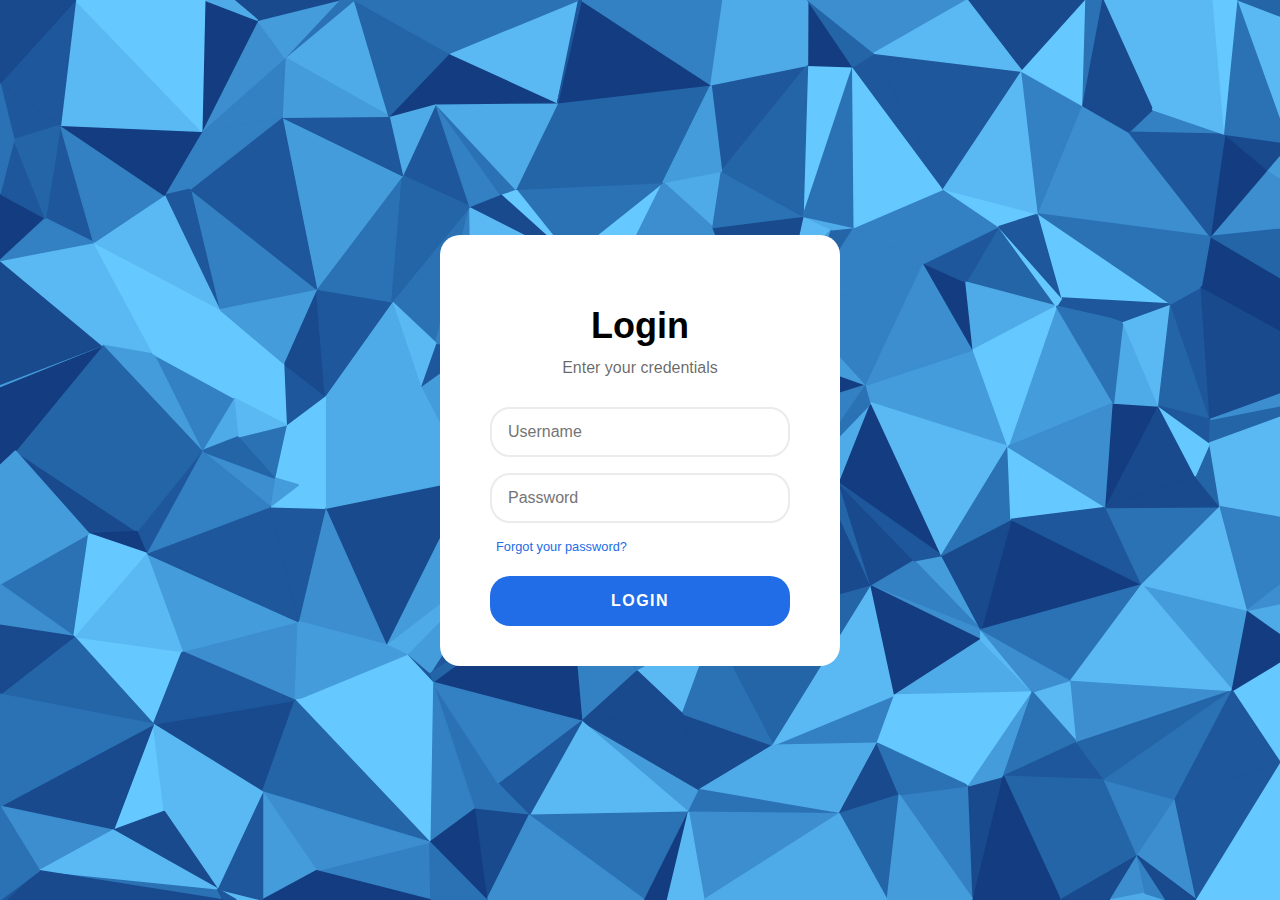
<file: login/index.html>
<!DOCTYPE html>
<html lang="en">

<head>
  <meta charset="UTF-8">
  <meta name="viewport" content="width=device-width, initial-scale=1.0">
  <link rel="stylesheet" href="style.css">
  <title>2-Login</title>
</head>

<body>
  <div class="login-card">
    <h2>Login</h2>
    <h3>Enter your credentials</h3>

    <form class="login-form">
      <input type="text" name="username" placeholder="Username" required>
      <input type="password" name="password" placeholder="Password" required>

      <a href="#">Forgot your password?</a>

      <button type="submit">LOGIN</button>
    </form>
  </div>


</body>

</html>
</file>
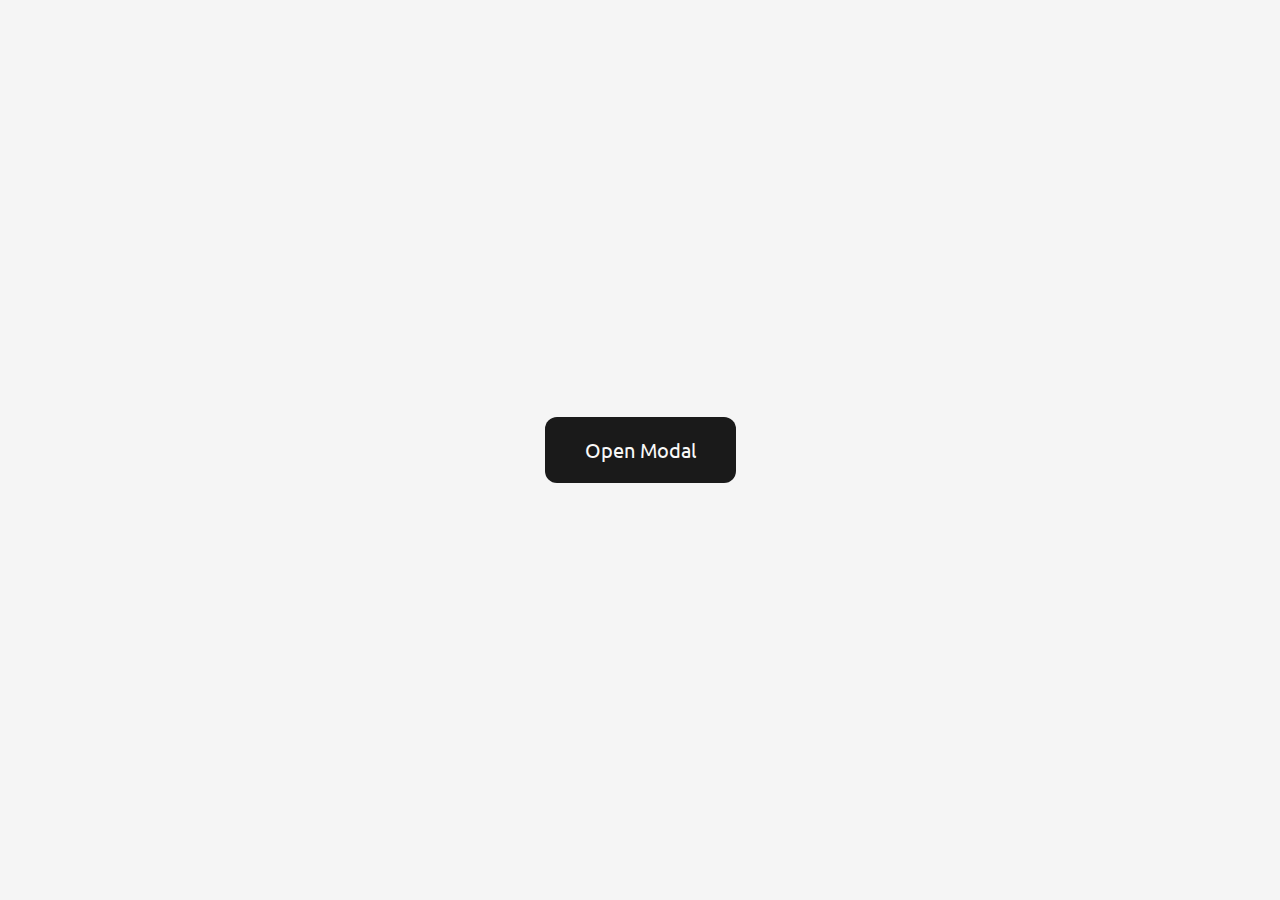
<file: model/index.html>
<!DOCTYPE html>
<html lang="en">

<head>
  <meta charset="UTF-8">
  <meta name="viewport" content="width=device-width, initial-scale=1.0">
  <link rel="stylesheet" href="style.css">
  <title>5-Model #1</title>
</head>

<body>
  <button onclick="toggleModal()" class="open-modal">Open Modal</button>

  <div class="modal-overlay" onclick="toggleModal()"></div>

  <div class="modal">
    <h2>Modal Title</h2>
    <p>
      Lorem ipsum dolor sit amet consectetur adipisicing elit. Quisquam, voluptates.
    </p>
  </div>
</body>

<script>
  const toggleModal = () => {
    const open_flag = document.body.classList.contains('open');
    if (open_flag) {
      document.body.classList.remove('open');
      document.body.classList.add('closed'); 
    } else {
      document.body.classList.add('open');
      document.body.classList.remove('closed');
    }
  }
</script>

</html>
</file>
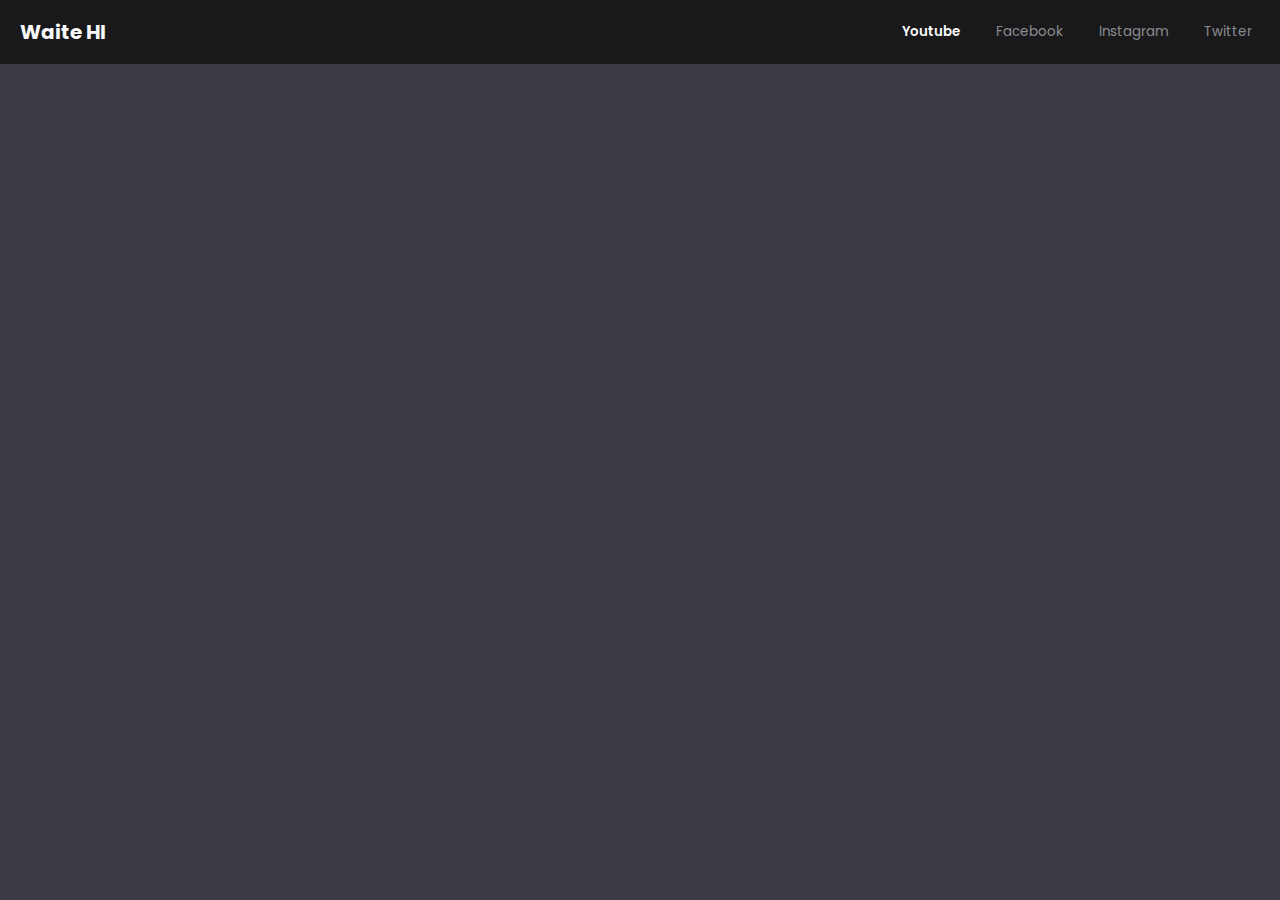
<file: navbar/index.html>
<!DOCTYPE html>
<html lang="en">

<head>
  <meta charset="UTF-8">
  <meta name="viewport" content="width=device-width, initial-scale=1.0">
  <link href="https://fonts.googleapis.com/css2?family=Material+Symbols+Outlined" rel="stylesheet" />
  <link rel="stylesheet" href="style.css">
  <title>4-Navbar #1</title>
</head>

<body>
  <nav class="navbar">
    <div class="navbar-overlay" onclick="toggleMenuOpen()"></div>

    <button type="button" class="navbar-burger" onclick="toggleMenuOpen()">
      <span class="material-symbols-outlined">
        menu
      </span>
    </button>

    <h1 class="navbar-title">Waite HI</h1>

    <nav class="navbar-menu">
      <button type="button" class="active">Youtube</button>
      <button type="button">Facebook</button>
      <button type="button">Instagram</button>
      <button type="button">Twitter</button>
    </nav>
  </nav>

</body>

<script>
  const toggleMenuOpen = () => {
    const open_flag = document.body.classList.contains('open');
    const icon = document.querySelector('.navbar-burger .material-symbols-outlined');
    icon.textContent = open_flag ? 'menu' : 'filter_list';
    document.body.classList.toggle('open');
  }
</script>

</html>
</file>
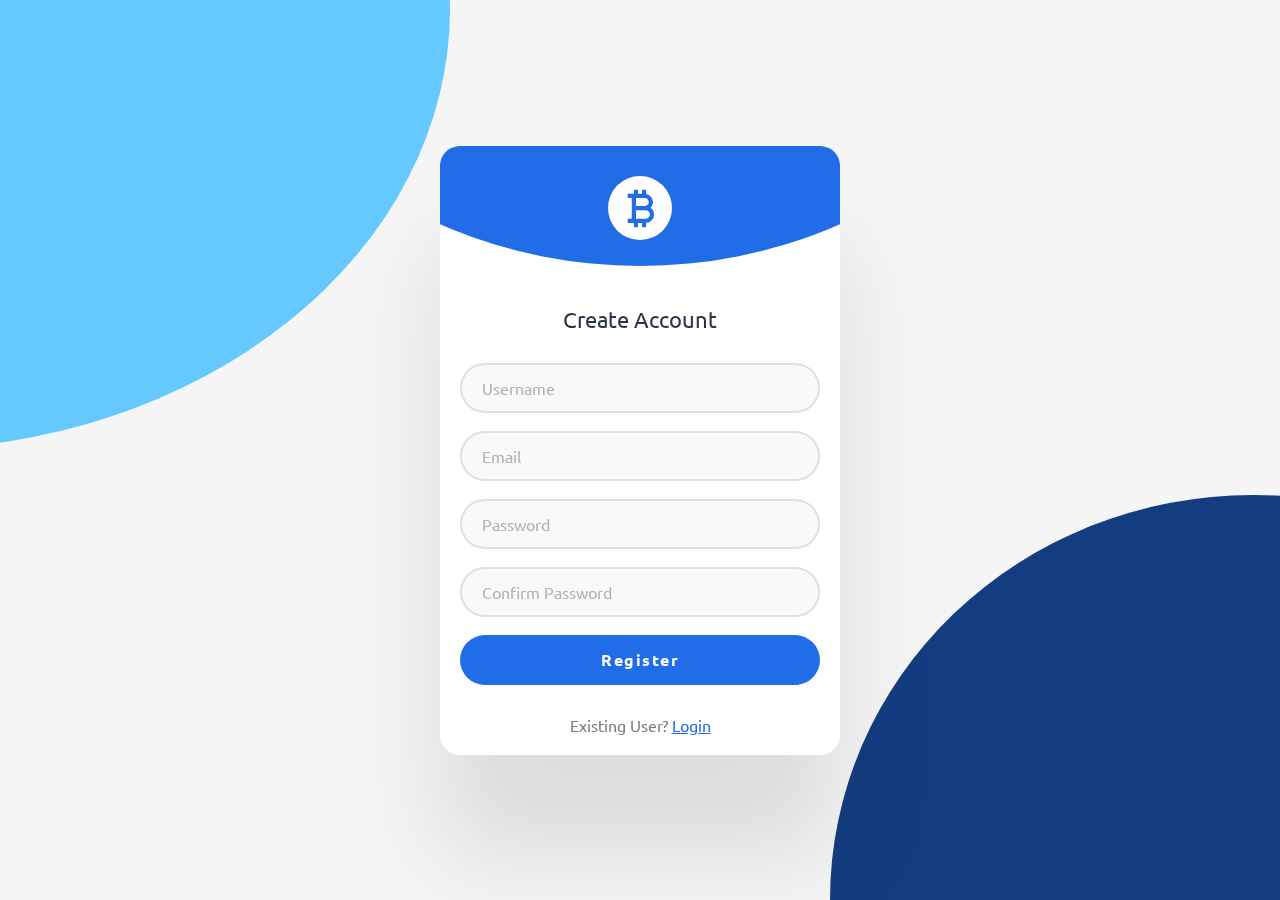
<file: register/index.html>
<!DOCTYPE html>
<html lang="en">

<head>
  <meta charset="UTF-8">
  <meta name="viewport" content="width=device-width, initial-scale=1.0">
  <link href='https://unpkg.com/boxicons@2.1.4/css/boxicons.min.css' rel='stylesheet'>
  <link rel="stylesheet" href="style.css">
  <title>1-Register</title>
</head>

<body>
  <div class="circle"></div>
  <div class="card">
    <div class="logo">
      <i class='bx bx-bitcoin'></i>
    </div>

    <h2>Create Account</h2>
    <from class="form">
      <input type="text" placeholder="Username">
      <input type="email" placeholder="Email">
      <input type="password" placeholder="Password">  
      <input type="password" placeholder="Confirm Password">

      <button>Register</button>
    </from>

    <footer>
      Existing User? <a href="#">Login</a>
    </footer>
  </div>

</body>

</html>
</file>
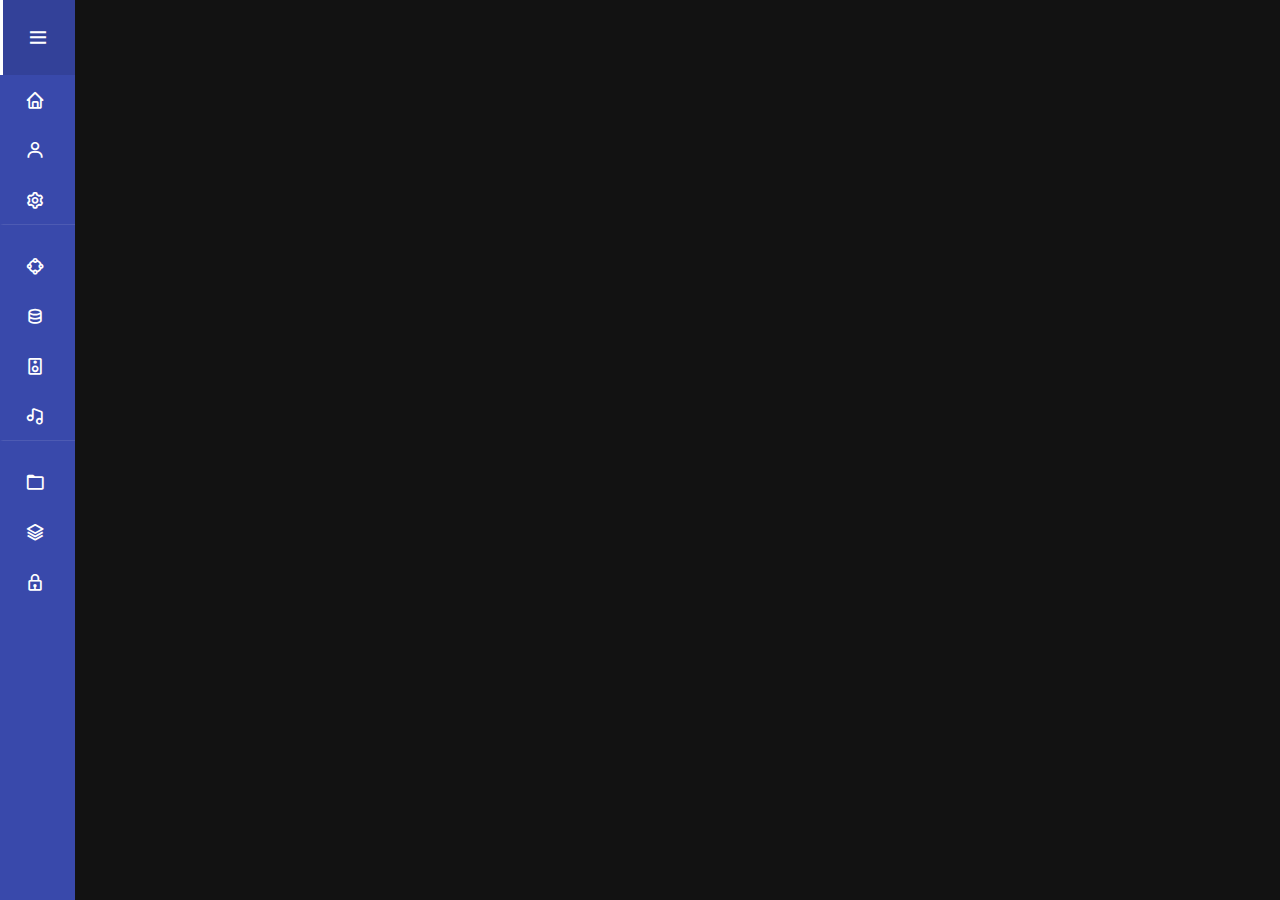
<file: sidebar/index.html>
<!DOCTYPE html>
<html lang="en">

<head>
  <meta charset="UTF-8">
  <meta name="viewport" content="width=device-width, initial-scale=1.0">
  <link href='https://unpkg.com/boxicons@2.1.4/css/boxicons.min.css' rel='stylesheet'>
  <link rel="stylesheet" href="style.css">
  <title>3-Sidebar</title>
</head>

<body>

  <nav class="sidebar">
    <div class="sidebar-inner">
      <header class="sidebar-header">
        <button type="button" class="sidebar-burger" onclick="toggleSidebar()">
          <i class='bx bx-menu'></i>
        </button>
        <img src="logo.png" alt="" class="sidebar-logo">
      </header>

      <nav class="sidebar-menu">
        <button type="button">
          <i class='bx bx-home'></i>
          <span>Home</span>
        </button>
        <button type="button">
          <i class='bx bx-user'></i>
          <span>Accounts</span>
        </button>
        <button type="button" class="has-border">
          <i class='bx bx-cog'></i>
          <span>Settings</span>
        </button>
        <button type="button">
          <i class='bx bx-shape-circle'></i>
          <span>Blockchain</span>
        </button>
        <button type="button">
          <i class='bx bx-data'></i>
          <span>Databases</span>
        </button>
        <button type="button">
          <i class='bx bx-speaker'></i>
          <span>AudioVibe</span>
        </button>
        <button type="button" class="has-border">
          <i class='bx bx-music'></i>
          <span>Soundblast</span>
        </button>
        <button type="button">
          <i class='bx bx-folder'></i>
          <span>Folders</span>
        </button>
        <button type="button">
          <i class='bx bx-layer'></i>
          <span>Levels</span>
        </button>
        <button type="button">
          <i class='bx bx-lock'></i>
          <span>Security</span>
        </button>
      </nav>
    </div>
  </nav>
</body>

<script>
  const toggleSidebar = () => {
    document.body.classList.toggle('open');
  }
</script>

</html>
</file>
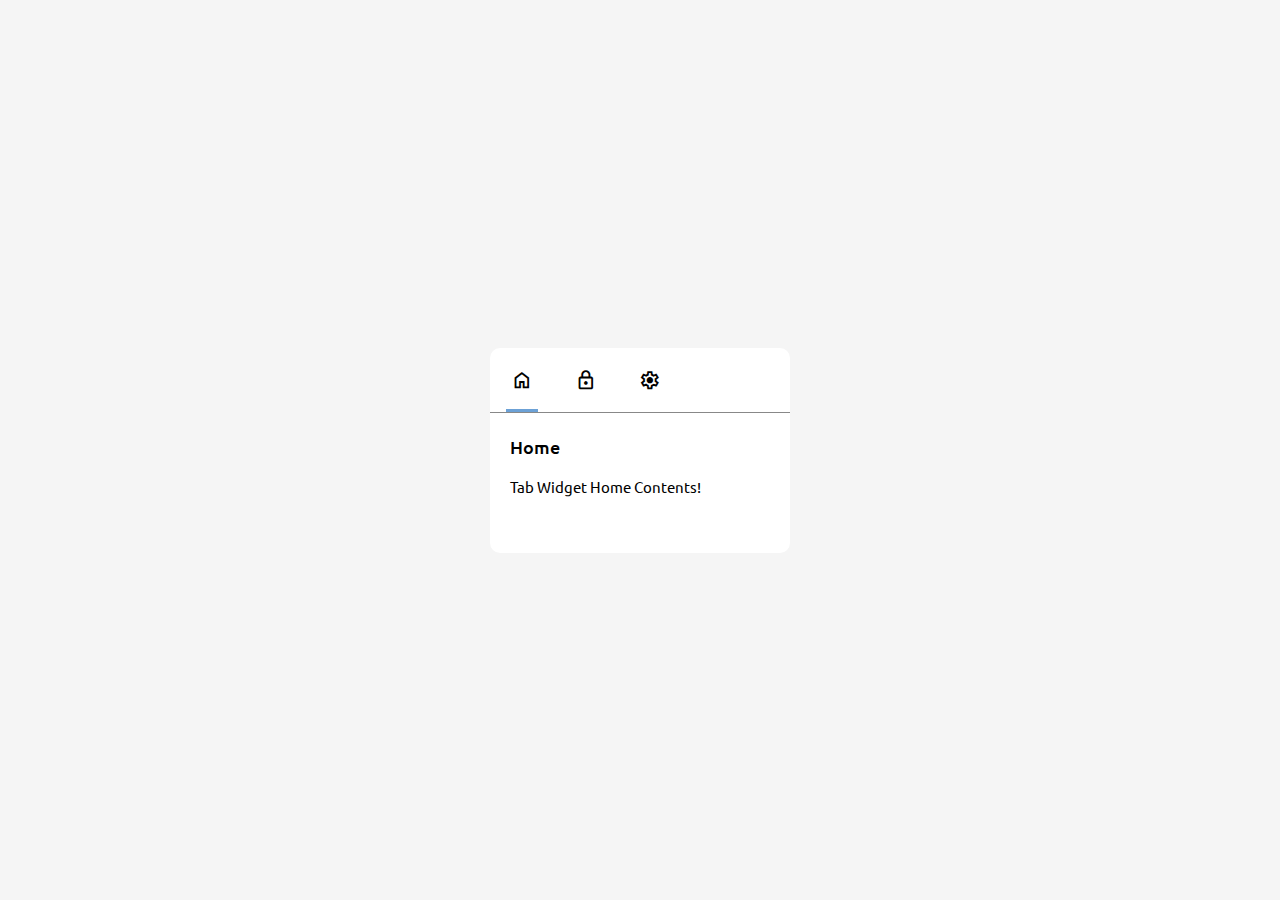
<file: widget/index.html>
<!DOCTYPE html>
<html lang="en">

<head>
  <meta charset="UTF-8">
  <meta name="viewport" content="width=device-width, initial-scale=1.0">
  <link href="https://fonts.googleapis.com/css2?family=Material+Symbols+Outlined" rel="stylesheet" />
  <link rel="stylesheet" href="style.css">
  <title>6-Widget</title>
</head>

<body>
  <div class="widget">
    <div class="tabs">
      <input type="radio" name="tab" id="tab-1">
      <input type="radio" name="tab" id="tab-2">
      <input type="radio" name="tab" id="tab-3">

      <div class="buttons">
        <label for="tab-1" class="material-symbols-outlined">home</label>
        <label for="tab-2" class="material-symbols-outlined">lock</label>
        <label for="tab-3" class="material-symbols-outlined">settings</label>
        <div class="underline"></div>
      </div>
    </div>
    <div class="content">
      <div class="content-inner">
        <div>
          <h2>Home</h2>
          <p>
            Tab Widget Home Contents!
          </p>
        </div>
        <div>
          <h2>Accounts</h2>
          <p>
            Tab Widget Accounts Contents!
          </p>
        </div>
        <div>
          <h2>Setting</h2>
          <p>
            Tab Widget Setting Contents!
          </p>
        </div>
      </div>
    </div>
  </div>
</body>

</html>
</file>
<file: login/style.css>
@import url('https://fonts.googleapis.com/css2?family=Poppins:wght@300;400;500;600&display=swap');

* {
  box-sizing: border-box;
}

html,
body {
  height: 100%;
  font-family: 'Ubuntu', sans-serif;
}

body {
  display: grid;
  place-items: center;
  margin: 0;
  padding: 0 24px;
  background-image: url('background.svg');
  background-repeat: no-repeat;
  background-size: cover;
  animation: rotate 6s infinite alternate linear;
}

.login-card {
  position: relative;
  z-index: 3;
  width: 100%;
  margin: 0 20px;
  padding: 70px 30px 40px;
  border-radius: 1.25rem;
  background: #fff;
  text-align: center
}

.login-card h2 {
  font-size: 36px;
  font-weight: 600;
  margin: 0 0 12px;
}

.login-card h3 {
  color: rgba(0, 0, 0, 0.6);
  margin: 0 0 30px;
  font-weight: 500;
  font-size: 1rem;
}

.login-card .login-form {
  margin: 0;
  display: flex;
  flex-direction: column;
  gap: 16px;
}

.login-card .login-form input,
.login-card .login-form button {
  width: 100%;
  height: 50px;
  border-radius: 1.25rem;
  padding: 0 16px;
}

.login-card .login-form input {
  border: 2px solid #ebebeb;
  font-family: inherit;
  font-size: 16px;
  transition: all 0.35s;
}

.login-card .login-form input:hover {
  border-color: #143D81;
}

.login-card .login-form button {
  border: none;
  cursor: pointer;
  background: #216ce7;
  color: #fff;
  font-family: inherit;
  font-size: 1rem;
  font-weight: 600;
  letter-spacing: 1.5px;
  text-align: center;
  transition: all 0.35s;
}

.login-card .login-form button:hover {
  background: #143D81;
}

.login-card .login-form a {
  color: #216ce7;
  text-align: left;
  text-decoration: none;
  font-size: 0.8rem;
  font-weight: 500;
  margin-bottom: 6px;
  margin-left: 6px;
  transition: all 0.35s;
}


@keyframes rotate {
  100% {
    background-position: 15% 50%;
  }
}

@media screen and (min-width: 768px) {
  .login-card {
    width: 400px;
    margin: 0;
    padding: 70px 50px 40px;
  }
  
}
</file>
<file: model/style.css>
@import url('https://fonts.googleapis.com/css2?family=Ubuntu:wght@300;400;500;700&display=swap');

html,
body {
  height: 100%;
}

body {
  margin: 0;
  display: grid;
  place-items: center;
  font-family: 'Ubuntu';
  background: #f5f5f5;
}

button {
  font-family: inherit;
  cursor: pointer;
  background: #1a1a1a;
  color: #f9f9f9;
  border: none;
  border-radius: 0.75rem;
  padding: 20px 40px;
  font-size: 1.25rem;
}

.modal-overlay {
  position: fixed;
  top: 0;
  left: 0;
  width: 100%;
  height: 100%;
  background: rgba(0, 0, 0, 0.5);
  display: grid;
  place-items: center;
  opacity: 0;
  visibility: hidden;
  transform: scale(1, 1);
  transition: all 0.5s;
}

body.open .modal-overlay {
  opacity: 1;
  visibility: visible;
  animation: fade-in 1s forwards;
}

body.closed .modal-overlay {
  animation: fade-out 1s forwards;
}

.modal {
  position: fixed;
  top: 50%;
  left: 50%;
  background: #fff;
  padding: 48px 40px;
  border-radius: 1.25rem;
  width: 300px;
  transform: translate(-50%, -50%);
  opacity: 0;
  visibility: hidden;
  transition: all 0.5s;
}

body.open .modal {
  opacity: 1;
  visibility: visible;
  animation: modal-in 1.5s forwards;
}

body.closed .modal {
  opacity: 0;
  visibility: hidden;
  transform: translate(-50%, -50%);
  animation: modal-out 1.5s forwards;
}

.modal h2 {
  font-size: 1.5rem;
  margin: 0 0 8px;
  font-weight: 500;
}

.modal p {
  font-size: 1rem;
  margin: 0 0 16px;
  color: #666;
}

@keyframes fade-in {
  0% {
    scale: 0 0.005;
  }

  33% {
    scale: 1 0.005;
  }

  66%,
  100% {
    scale: 1 1;
  }
}

@keyframes fade-out {

  0%,
  33% {
    scale: 1 1;
    opacity: 1;
    visibility: visible;
  }

  66% {
    scale: 1 0.005;
    opacity: 0.5;
    visibility: visible;
  }

  100% {
    scale: 0 0.005;
    opacity: 0;
    visibility: hidden;
  }
}

@keyframes modal-in {
  0% {
    opacity: 0;
    visibility: hidden;
    transform: translate(-50%, -30%);
  }

  100% {
    opacity: 1;
    visibility: visible;
    transform: translate(-50%, -50%);
  }
}

@keyframes modal-out {
  0% {
    opacity: 1;
    visibility: visible;
    transform: translate(-50%, -50%);
  }

  100% {
    opacity: 0;
    visibility: hidden;
    transform: translate(-50%, -30%);
  }
}
</file>
<file: navbar/style.css>
@import url('https://fonts.googleapis.com/css2?family=Poppins:wght@300;400;500;600&display=swap');

* {
  box-sizing: border-box;
}

body {
  background: #3b3b43;
}

button {
  border: none;
  padding: 0;
  font-family: inherit;
  background: transparent;
  color: inherit;
  cursor: pointer;
}

.navbar {
  width: 100%;
  height: 64px;
  position: fixed;
  z-index: 1;
  top: 0;
  left: 0;
  display: flex;
  align-items: center;
  justify-content: center;
  background: #19191c;
  color: #f9f9f9;
  font-family: 'Poppins';
}

.navbar-overlay {
  width: 100%;
  height: 100%;
  position: fixed;
  z-index: 2;
  top: 0;
  left: 0;

  background: rgba(0, 0, 0, 0.5);
  visibility: hidden;
  opacity: 0;
  transition: 0.5s;
}

/* body.open .navbar .navbar-overlay {
  visibility: visible;
  opacity: 1;
} */


.navbar .navbar-burger {
  position: absolute;
  top: 0;
  left: 0;
  display: grid;
  place-items: center;
  width: 64px;
  height: 100%;
  padding: 0;
}

.navbar .navbar-title {
  margin: 0;
  font-size: 20px;
}

.navbar .navbar-menu{
  position: fixed;
  z-index: 3;
  top: 64px;
  left: 0;
  translate: -100% 0;
  width: 270px;
  height: 100%;
  padding: 20px;
  display: flex;
  gap: 8px;
  flex-direction: column;
  align-items: flex-start;
  background: #000;
  visibility: hidden;
  transition: all 0.3s;
}

body.open .navbar .navbar-menu {
  translate: 0 0;
  visibility: visible;
}

.navbar .navbar-menu button {
  color: rgba(255,255,255,0.5);
  background: transparent;
  padding: 0 8px;
  transition: all 0.3s;
}

.navbar .navbar-menu button.active {
  font-weight: 600;
  color: inherit;
}

.navbar .navbar-menu button:hover {
  color: #f9f9f9;
}


@media screen and (min-width: 768px){
  .navbar {
    justify-content: space-between;
    padding: 0 20px;
  }

  .navbar-overlay {
    display: none;
  }

  .navbar .navbar-burger {
    display: none;
  }

  .navbar .navbar-menu {
    position: relative;
    top: 0;
    left: 0;
    translate: 0 0;
    visibility: visible;
    width: auto;
    height: 100%;
    padding: 0;
    display: flex;
    gap: 20px;
    flex-direction: row;
    align-items: center;
    background: transparent;
  }
}
</file>
<file: register/style.css>
@import url('https://fonts.googleapis.com/css2?family=Ubuntu:wght@300;400;500;700&display=swap');

* {
  box-sizing: border-box;
}

html {
  height: 100%;
}

body {
  height: 100%;
  display: grid;
  place-items: center;
  margin: 0;
  padding: 0 32px;
  background: #f5f5f5;
  font-family: 'Ubuntu';
  animation: rotate 6s infinite alternate linear;
}

.circle {
  position: fixed;
  top: -50vmin;
  left: -50vmin;
  width: 100vmin;
  height: 100vmin;
  border-radius: 47% 53% 61% 39% / 45% 51% 49% 55%;
  background: #65c8ff;
}

.circle::after {
  content: "";
  position: inherit;
  right: -50vmin;
  bottom: -55vmin;
  width: inherit;
  height: inherit;
  border-radius: inherit;
  background: #143d81;
}

.card {
  overflow: hidden;
  position: relative;
  z-index: 3;
  width: 100%;
  margin: 0 20px;
  padding: 160px 20px 20px;
  border-radius: 1.25rem;
  background: #fff;
  text-align: center;
  box-shadow: 0 100px 100px rgba(0, 0, 0, 0.1);
}

.card::before {
  content: "";
  position: absolute;
  background: #216ce7;
  top: -880px;
  left: 50%;
  width: 1000px;
  height: 1000px;
  border-radius: 50%;
  transform: translate(-50%, 0);
}

.card .logo {
  position: absolute;
  display: flex;
  align-items: center;
  justify-content: center;
  border-radius: 50%;
  background-color: #fff;
  height: 64px;
  width: 64px;
  top: 30px;
  left: 50%;
  transform: translate(-50%, 0);
}

.card .logo i {
  font-size: 50px;
  color: #216ce7;
  font-weight: 500;
}

.card h2 {
  font-size: 22px;
  font-weight: 400;
  margin: 0 0 30px;
  color: #2a3444;
}

.card .form {
  margin: 0 0 30px;
  display: grid;
  gap: 18px;
}

.card .form input,
.card .form button {
  width: 100%;
  height: 50px;
  border-radius: 25px;
}

.card .form input {
  padding: 0 20px;
  border: 2px solid #e0e0e0;
  background: #f9f9f9;
  font-family: inherit;
  font-size: 16px;
  color: #11274c;
  transition: all 0.375s;
}

.card .form input:hover {
  border-color: #888;
}

/* 占位符颜色 */
.card .form input::placeholder {
  color: #b0b0b0;
}

.card .form button {
  border: none;
  background: #216ce7;
  color: #f9f9f9;
  font-size: 16px;
  font-weight: 500;
  cursor: pointer;
  transition: all 0.375s;
  text-align: center;
  font-family: inherit;
  font-size: 1rem;
  letter-spacing: 1.5px;
  font-weight: 600;
}

.card .form button:hover {
  color: #fff;
  background: #143d81;
}

.card footer {
  color: #7c7c7c;
}

.card footer a {
  color: #216ce7;
  transition: 0 0.375s;
}

.card footer a:hover {
  color: #143d81;
}

@media (width >= 768px) {
  body {
    padding: 0 64px;
  }

  .card {
    margin: 0;
    width: 400px;
  }
}
</file>
<file: sidebar/style.css>
@import url('https://fonts.googleapis.com/css2?family=Ubuntu:wght@300;400;500;700&display=swap');


* {
  box-sizing: border-box;
}

body {
  margin: 0;
  background: #121212;
}

.sidebar button {
  background: transparent;
  border: none;
  padding: 0;
  cursor: pointer;
}

.sidebar {
  position: absolute;
  overflow: hidden;
  top: 0;
  left: 0;
  width: 75px;
  height: 100%;
  background: #3949ab;
  transition: width 0.5s;
}

body.open .sidebar {
  width: 250px;
}

.sidebar-inner {
  position: absolute;
  top: 0;
  left: 0;
  width: 300px;
}


.sidebar-header {
  display: flex;
  align-items: center;
  height: 75px;
  padding: 0 1.25rem 0 0;
  background: rgba(0, 0, 0, 0.1);
  border-left: 3px solid transparent;
  transition: all 0.5s;
}

.sidebar-header:hover {
  border-left: 3px solid #fff;
}

.sidebar-burger {
  width: 70px;
  height: 70px;
  display: grid;
  place-items: center;
}

.sidebar-burger i {
  font-size: 1.5rem;
  color: #fff;
  transition: all 0.5s;
}

body.open .sidebar-burger i {
  transform: rotate(90deg);
}

.sidebar-burger:hover i {
  transform: rotate(45deg);
}

.sidebar-logo {
  height: 30px;
  opacity: 0;
  transition: all 0.5s;
}

body.open .sidebar-logo {
  opacity: 1;
  transition: all 0.5s;
}

.sidebar-menu {
  display: grid;
}

.sidebar-menu button {
  display: flex;
  gap: 1.25rem;
  align-items: center;
  height: 50px;
  font-size: 1rem;
  font-weight: 400;
  letter-spacing: 2px;
  padding: 0 22px;
  border-left: 3px solid transparent;
  transition: all 0.5s;
}

.sidebar-menu button:hover {
  border-left: 3px solid #fff;
}

.sidebar-menu button.has-border {
  border-bottom: 1px solid rgba(255, 255, 255, 0.1);
  margin-bottom: 1rem;
}

.sidebar-menu button i {
  font-size: 1.25rem;
  color: #fff;
  transition: all 0.5s;
}

.sidebar-menu button span {
  color: #fff;
  opacity: 0;
  transition: all 0.5s;
}

body.open .sidebar-menu button span {
  opacity: 1;
  transition: all 0.5s;
}

.sidebar-menu button:hover span {
  color: #bdbdbd;
}
</file>
<file: widget/style.css>
@import url('https://fonts.googleapis.com/css2?family=Ubuntu:wght@300;400;500&display=swap');

/* CSS Variables */

:root {
  --color-primary: #6ca1d6;
  --tab-width: 300px;
  --button-width: 64px;
}

* {
  box-sizing: border-box;
}

html,
body,
.wrapper {
  height: 100%;
}

body {
  display: grid;
  place-items: center;
  margin: 0;
  font-family: 'Ubuntu';
  line-height: 1.5;
  background: #f5f5f5;
}

.widget {
  background: #fff;
  width: var(--tab-width);
  border-radius: 10px;
}

input[type="radio"] {
  display: none;
}

h2 {
  margin: 0 0 16px;
  font-size: 18px;
  font-weight: 500;
}

.content {
  position: relative;
  overflow: hidden;
  height: 140px;
}

.content-inner {
  position: absolute;
  top: 0;
  left: 0;
  display: flex;
  align-items: center;
  width: calc(var(--tab-width) * 3);
  transition: 0.3s;
}

.content-inner div {
  width: inherit;
  padding: 20px;
}

.content-inner div p {
  margin: 0;
  font-size: 15px;
}


.tabs label {
  padding: 20px;
  transform: scale(0.9);
  cursor: pointer;
  width: calc(var(--button-width));
}

.tabs .buttons {
  position: relative;
  display: flex;
  border-bottom: 1px solid #888;
}

.tabs .buttons .underline {;
  position: absolute;
  left: 0;
  bottom: 0;
  width: 32px;
  height: 3px;
  background: var(--color-primary);
  transition: 0.3s;
  transform: translateX(16px);  
}

.tabs input:nth-child(1):checked~.buttons .underline {
  translate: 0 0;
}

.tabs input:nth-child(2):checked~.buttons .underline {
  translate: var(--button-width) 0;
}

.tabs input:nth-child(3):checked~.buttons .underline {
  translate: calc(var(--button-width) * 2) 0;
}

.tabs input:nth-child(1):checked~.buttons label:nth-child(1),
.tabs input:nth-child(2):checked~.buttons label:nth-child(2),
.tabs input:nth-child(3):checked~.buttons label:nth-child(3) {
  opacity: 1;
}

.tabs input:nth-child(1):checked~.content>.content-inner {
  translate: 0 0;
}

.tabs input:nth-child(2):checked~.content>.content-inner {
  translate: calc(0px - var(--tab-width)) 0;
}

.tabs input:nth-child(3):checked~.content>.content-inner {
  translate: calc(0px - var(--tab-width) * 2) 0;
}
</file>
